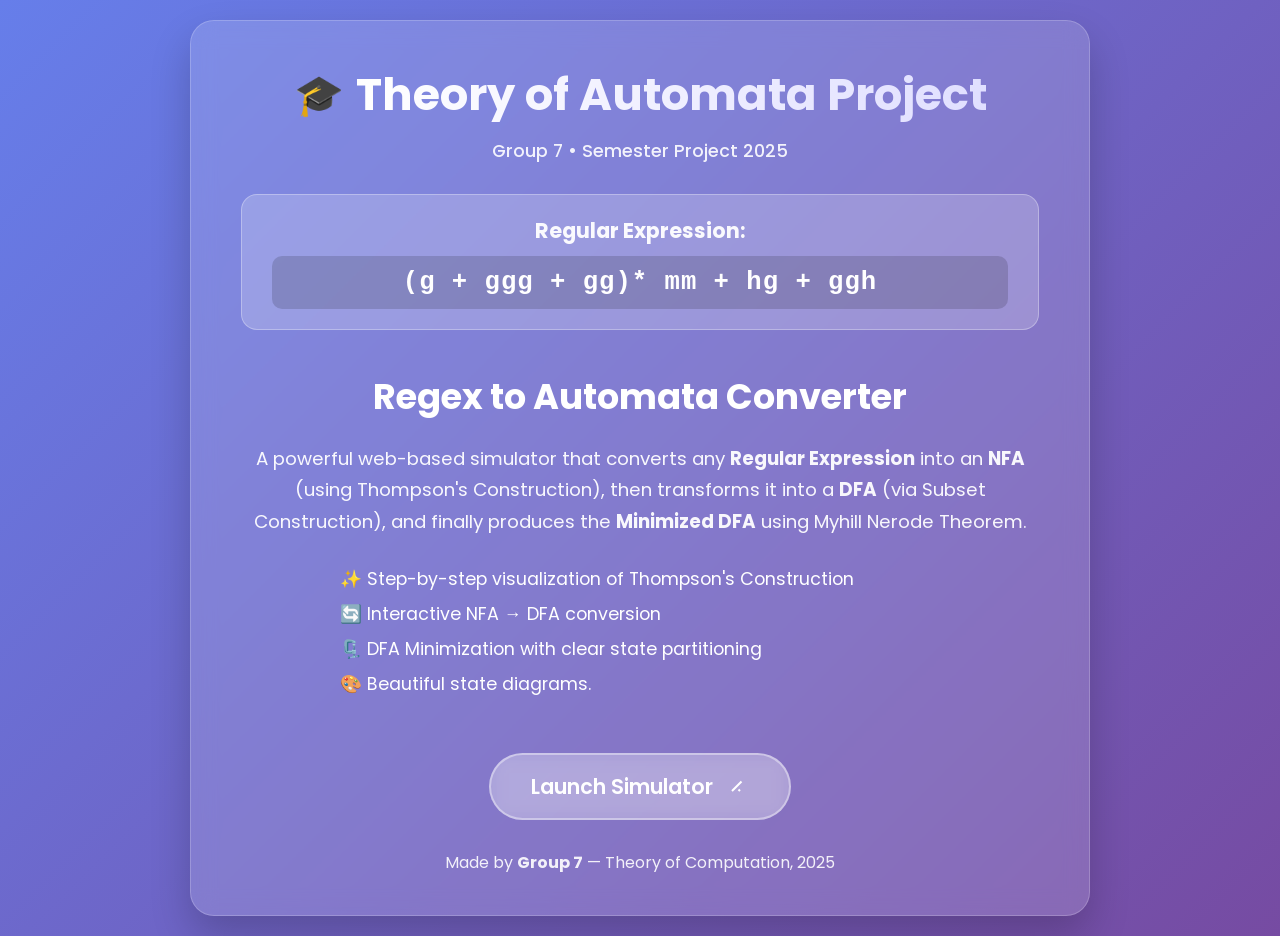
<file: index.html>
<!DOCTYPE html>
<html lang="en">
  <head>
    <meta charset="UTF-8" />
    <meta name="viewport" content="width=device-width, initial-scale=1.0" />
    <title>Regex → NFA → DFA → Minimized DFA Simulator</title>
    <link rel="stylesheet" href="index.css" />
    <link
      href="https://fonts.googleapis.com/css2?family=Poppins:wght@400;500;600;700&display=swap"
      rel="stylesheet"
    />
  </head>
  <body>
    <div class="container">
      <header class="header">
        <div class="logo">
          <span class="grad-cap">🎓</span>
          <h1>Theory of Automata Project</h1>
        </div>
        <p class="subtitle">Group 7 • Semester Project 2025</p>
      </header>

      <main class="content">
        <div class="regex-card">
          <h2>Regular Expression:</h2>
          <p class="regex-display">(g + ggg + gg)* mm + hg + ggh</p>
        </div>

        <div class="description">
          <h2>Regex to Automata Converter</h2>
          <p>
            A powerful web-based simulator that converts any
            <strong>Regular Expression</strong> into an
            <strong>NFA</strong> (using Thompson's Construction), then
            transforms it into a <strong>DFA</strong> (via Subset Construction),
            and finally produces the <strong>Minimized DFA</strong> using Myhill
            Nerode Theorem.
          </p>
          <ul class="features">
            <li>✨ Step-by-step visualization of Thompson's Construction</li>
            <li>🔄 Interactive NFA → DFA conversion</li>
            <li>🗜️ DFA Minimization with clear state partitioning</li>
            <li>🎨 Beautiful state diagrams.</li>
          </ul>
        </div>

        <a href="AutomataConverter.html" class="cta-button">
          <span>Launch Simulator</span>
          <svg
            width="24"
            height="24"
            viewBox="0 0 24 24"
            fill="none"
            stroke="currentColor"
            stroke-width="2"
          >
            <path d="M7 17l9.5-9.5M15 17l-1.5-1.5" />
          </svg>
        </a>

        <div class="team">
          <p>Made by <strong>Group 7</strong> — Theory of Computation, 2025</p>
        </div>
      </main>
    </div>

    <script src="script.js"></script>
  </body>
</html>
</file>
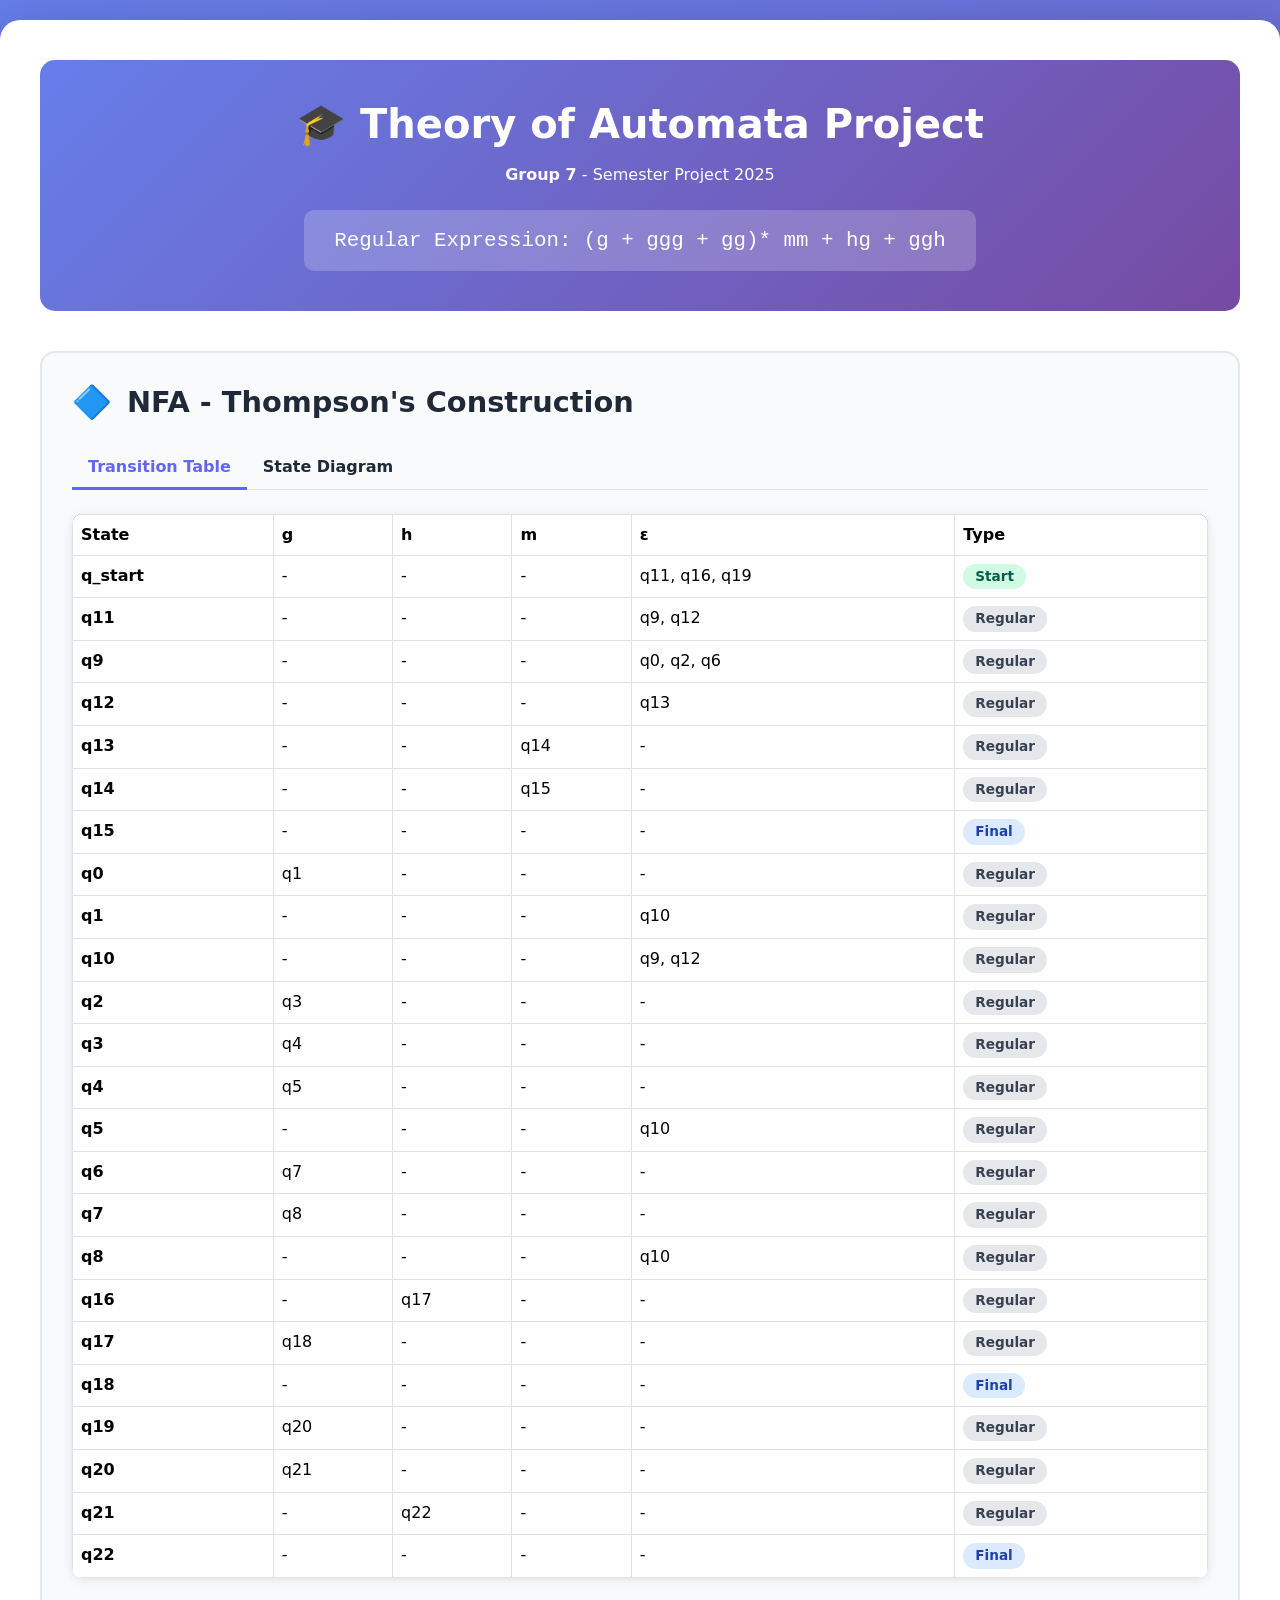
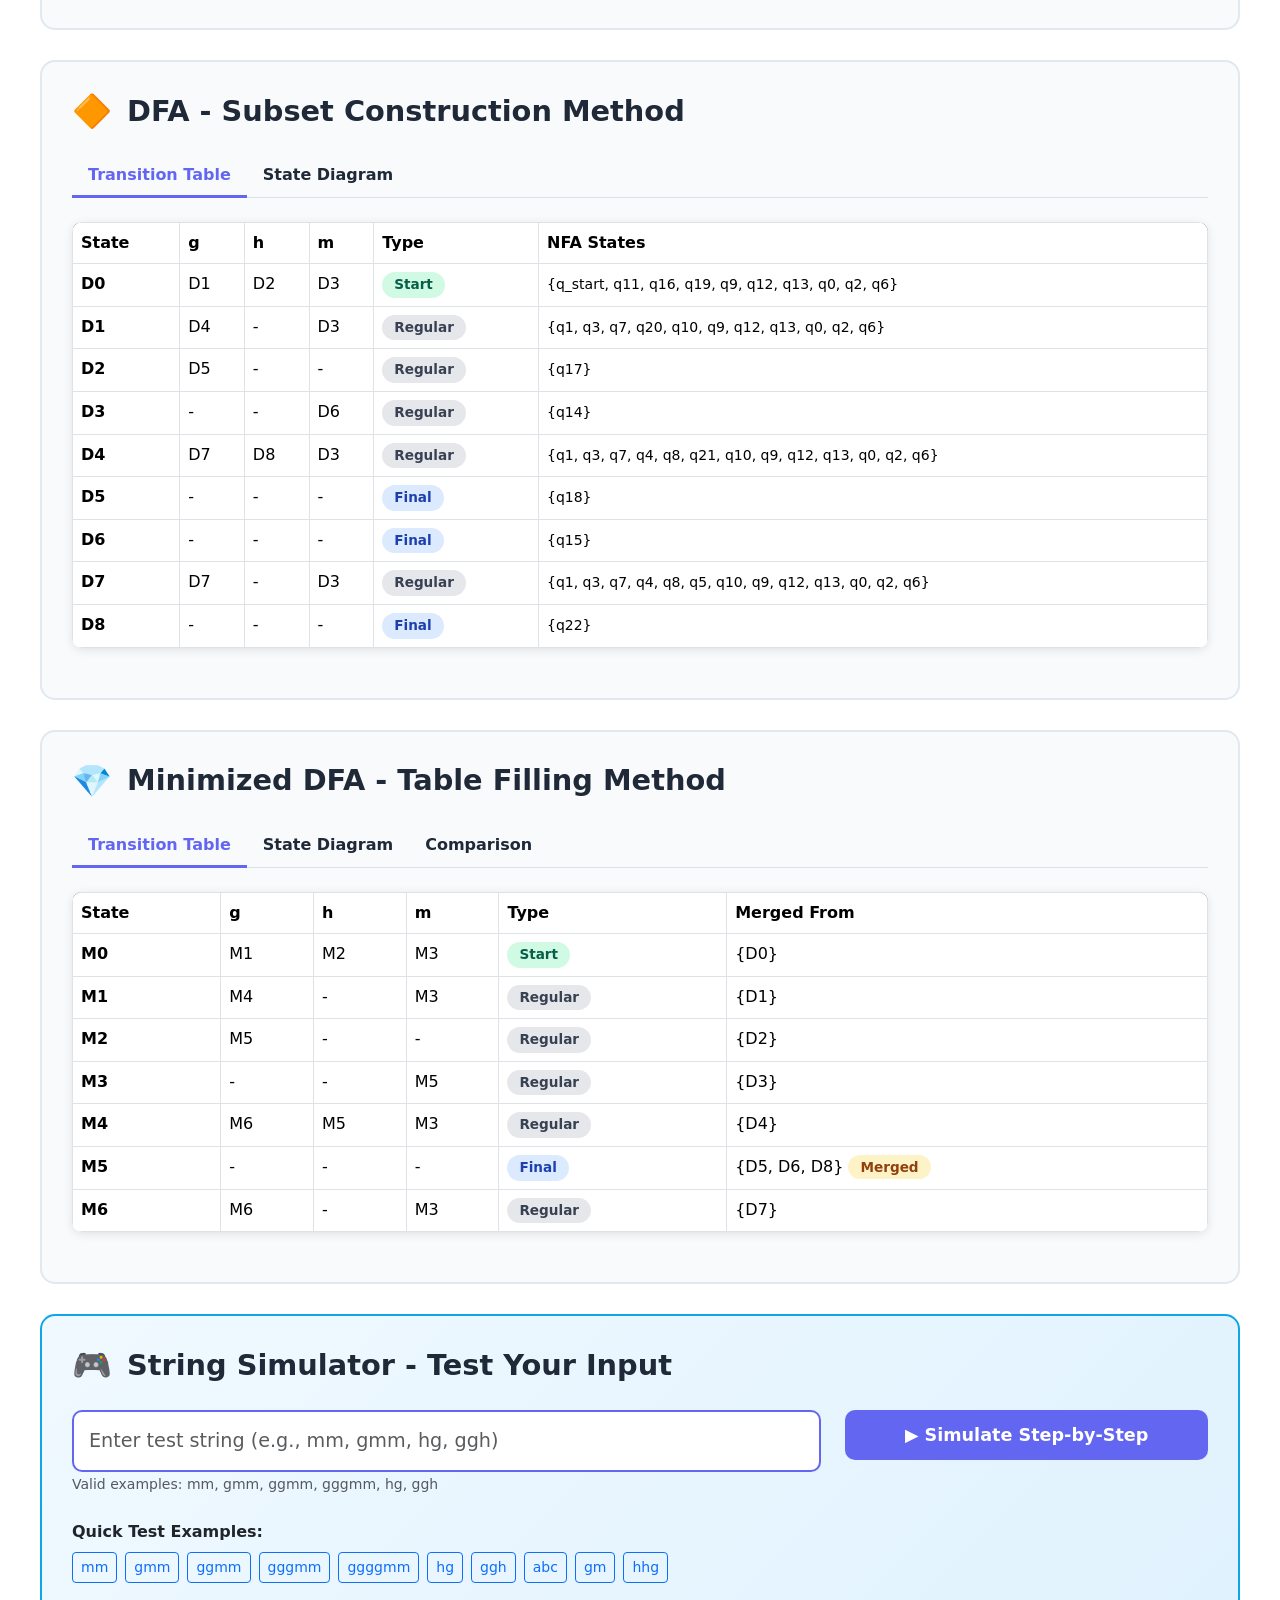
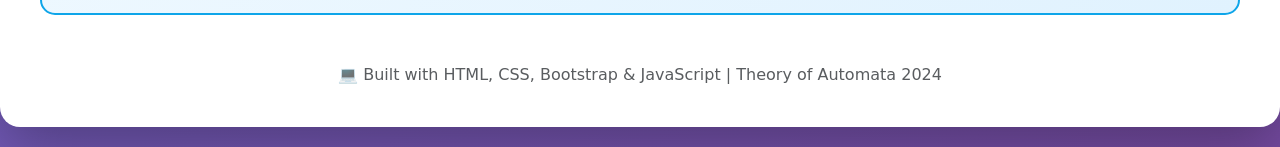
<file: AutomataConverter.html>
<!DOCTYPE html>
<html lang="en">
  <head>
    <meta charset="UTF-8" />
    <meta name="viewport" content="width=device-width, initial-scale=1.0" />
    <title>Automata Converter - Group 7</title>
    <link
      href="https://cdn.jsdelivr.net/npm/bootstrap@5.3.0/dist/css/bootstrap.min.css"
      rel="stylesheet"
    />
    <style>
      :root {
        --primary: #6366f1;
        --success: #10b981;
        --danger: #ef4444;
        --warning: #f59e0b;
        --dark: #1f2937;
      }

      body {
        background: linear-gradient(135deg, #667eea 0%, #764ba2 100%);
        min-height: 100vh;
        padding: 20px 0;
      }

      .container-main {
        background: white;
        border-radius: 20px;
        box-shadow: 0 20px 60px rgba(0, 0, 0, 0.3);
        padding: 40px;
        max-width: 1400px;
        margin: 0 auto;
      }

      .header {
        background: linear-gradient(135deg, #667eea 0%, #764ba2 100%);
        color: white;
        padding: 40px;
        border-radius: 15px;
        text-align: center;
        margin-bottom: 40px;
      }

      .header h1 {
        font-size: 2.5rem;
        font-weight: 700;
        margin-bottom: 15px;
      }

      .regex-display {
        background: rgba(255, 255, 255, 0.2);
        padding: 15px 30px;
        border-radius: 10px;
        font-size: 1.3rem;
        font-family: "Courier New", monospace;
        display: inline-block;
        margin-top: 15px;
      }

      .section {
        background: #f8fafc;
        border-radius: 15px;
        padding: 30px;
        margin-bottom: 30px;
        border: 2px solid #e2e8f0;
      }

      .section-title {
        color: var(--dark);
        font-size: 1.8rem;
        font-weight: 700;
        margin-bottom: 25px;
        display: flex;
        align-items: center;
        gap: 15px;
      }

      .section-icon {
        font-size: 2rem;
      }

      .state-diagram {
        background: white;
        border: 2px solid #e2e8f0;
        border-radius: 10px;
        padding: 30px;
        margin: 20px 0;
        min-height: 400px;
      }

      .state {
        position: absolute;
        width: 60px;
        height: 60px;
        border-radius: 50%;
        background: white;
        border: 3px solid var(--primary);
        display: flex;
        align-items: center;
        justify-content: center;
        font-weight: bold;
        color: var(--dark);
        cursor: pointer;
        transition: all 0.3s;
      }

      .state:hover {
        transform: scale(1.1);
        box-shadow: 0 5px 15px rgba(0, 0, 0, 0.2);
      }

      .state.start {
        border-color: var(--success);
        background: #d1fae5;
      }

      .state.final {
        border: 3px double var(--primary);
        box-shadow: 0 0 0 3px white, 0 0 0 6px var(--primary);
      }

      .state.current {
        background: var(--warning);
        border-color: var(--warning);
        animation: pulse 1s infinite;
      }

      @keyframes pulse {
        0%,
        100% {
          transform: scale(1);
        }
        50% {
          transform: scale(1.1);
        }
      }

      .transition {
        position: absolute;
        height: 2px;
        background: var(--primary);
        transform-origin: left center;
      }

      .transition-label {
        position: absolute;
        background: white;
        padding: 2px 8px;
        border-radius: 5px;
        font-size: 14px;
        font-weight: bold;
        color: var(--primary);
        border: 1px solid var(--primary);
      }

      .table-container {
        background: white;
        border-radius: 10px;
        overflow: hidden;
        box-shadow: 0 2px 10px rgba(0, 0, 0, 0.1);
        margin: 20px 0;
      }

      .table {
        margin: 0;
      }

      .table thead {
        background: var(--dark);
        color: white;
      }

      .table tbody tr:hover {
        background: #f1f5f9;
      }

      .badge-state {
        padding: 6px 12px;
        border-radius: 20px;
        font-weight: 600;
        font-size: 0.85rem;
      }

      .badge-start {
        background: #d1fae5;
        color: #065f46;
      }

      .badge-final {
        background: #dbeafe;
        color: #1e40af;
      }

      .badge-regular {
        background: #e5e7eb;
        color: #374151;
      }

      .simulator {
        background: linear-gradient(135deg, #f0f9ff 0%, #e0f2fe 100%);
        padding: 30px;
        border-radius: 15px;
        border: 2px solid #0ea5e9;
      }

      .test-input {
        font-size: 1.2rem;
        padding: 15px;
        border: 2px solid var(--primary);
        border-radius: 10px;
      }

      .btn-test {
        padding: 12px 40px;
        font-size: 1.1rem;
        font-weight: 600;
        border-radius: 10px;
        background: var(--primary);
        border: none;
        transition: all 0.3s;
      }

      .btn-test:hover {
        transform: translateY(-2px);
        box-shadow: 0 5px 20px rgba(99, 102, 241, 0.4);
      }

      .step {
        background: white;
        padding: 20px;
        margin: 15px 0;
        border-radius: 10px;
        border-left: 5px solid var(--primary);
        animation: slideIn 0.3s ease;
      }

      @keyframes slideIn {
        from {
          opacity: 0;
          transform: translateX(-30px);
        }
        to {
          opacity: 1;
          transform: translateX(0);
        }
      }

      .result-box {
        padding: 30px;
        border-radius: 15px;
        text-align: center;
        font-size: 1.5rem;
        font-weight: 700;
        margin-top: 30px;
      }

      .result-accepted {
        background: #d1fae5;
        color: #065f46;
        border: 3px solid #10b981;
      }

      .result-rejected {
        background: #fee2e2;
        color: #991b1b;
        border: 3px solid #ef4444;
      }

      .comparison-card {
        background: white;
        padding: 25px;
        border-radius: 10px;
        box-shadow: 0 2px 10px rgba(0, 0, 0, 0.1);
      }

      .nav-tabs .nav-link {
        color: var(--dark);
        font-weight: 600;
        border: none;
        border-bottom: 3px solid transparent;
      }

      .nav-tabs .nav-link.active {
        color: var(--primary);
        border-bottom: 3px solid var(--primary);
        background: transparent;
      }

      .svg-diagram {
        width: 100%;
        height: 500px;
      }

      svg text {
        font-family: Arial, sans-serif;
        font-weight: bold;
      }

      .arrow {
        stroke: var(--primary);
        stroke-width: 2;
        fill: none;
        marker-end: url(#arrowhead);
      }

      .merged-badge {
        background: #fef3c7;
        color: #92400e;
        padding: 4px 12px;
        border-radius: 15px;
        font-size: 0.85rem;
        font-weight: 600;
      }
    </style>
  </head>
  <body>
    <div class="container-main">
      <!-- Header -->
      <div class="header">
        <h1>🎓 Theory of Automata Project</h1>
        <p class="mb-2"><strong>Group 7</strong> - Semester Project 2025</p>
        <div class="regex-display">
          Regular Expression: (g + ggg + gg)* mm + hg + ggh
        </div>
      </div>

      <!-- NFA Section -->
      <div class="section">
        <h2 class="section-title">
          <span class="section-icon">🔷</span>
          NFA - Thompson's Construction
        </h2>

        <ul class="nav nav-tabs mb-4" role="tablist">
          <li class="nav-item">
            <button
              class="nav-link active"
              data-bs-toggle="tab"
              data-bs-target="#nfa-table"
            >
              Transition Table
            </button>
          </li>
          <li class="nav-item">
            <button
              class="nav-link"
              data-bs-toggle="tab"
              data-bs-target="#nfa-diagram"
            >
              State Diagram
            </button>
          </li>
        </ul>

        <div class="tab-content">
          <div class="tab-pane fade show active" id="nfa-table">
            <div class="table-container">
              <table class="table table-bordered" id="nfaTable"></table>
            </div>
          </div>
          <div class="tab-pane fade" id="nfa-diagram">
            <svg class="svg-diagram" id="nfaDiagram"></svg>
          </div>
        </div>
      </div>

      <!-- DFA Section -->
      <div class="section">
        <h2 class="section-title">
          <span class="section-icon">🔶</span>
          DFA - Subset Construction Method
        </h2>

        <ul class="nav nav-tabs mb-4" role="tablist">
          <li class="nav-item">
            <button
              class="nav-link active"
              data-bs-toggle="tab"
              data-bs-target="#dfa-table"
            >
              Transition Table
            </button>
          </li>
          <li class="nav-item">
            <button
              class="nav-link"
              data-bs-toggle="tab"
              data-bs-target="#dfa-diagram"
            >
              State Diagram
            </button>
          </li>
        </ul>

        <div class="tab-content">
          <div class="tab-pane fade show active" id="dfa-table">
            <div class="table-container">
              <table class="table table-bordered" id="dfaTable"></table>
            </div>
          </div>
          <div class="tab-pane fade" id="dfa-diagram">
            <svg class="svg-diagram" id="dfaDiagram"></svg>
          </div>
        </div>
      </div>

      <!-- Minimized DFA Section -->
      <div class="section">
        <h2 class="section-title">
          <span class="section-icon">💎</span>
          Minimized DFA - Table Filling Method
        </h2>

        <ul class="nav nav-tabs mb-4" role="tablist">
          <li class="nav-item">
            <button
              class="nav-link active"
              data-bs-toggle="tab"
              data-bs-target="#mindfa-table"
            >
              Transition Table
            </button>
          </li>
          <li class="nav-item">
            <button
              class="nav-link"
              data-bs-toggle="tab"
              data-bs-target="#mindfa-diagram"
            >
              State Diagram
            </button>
          </li>
          <li class="nav-item">
            <button
              class="nav-link"
              data-bs-toggle="tab"
              data-bs-target="#comparison"
            >
              Comparison
            </button>
          </li>
        </ul>

        <div class="tab-content">
          <div class="tab-pane fade show active" id="mindfa-table">
            <div class="table-container">
              <table class="table table-bordered" id="minDfaTable"></table>
            </div>
          </div>
          <div class="tab-pane fade" id="mindfa-diagram">
            <svg class="svg-diagram" id="minDfaDiagram"></svg>
          </div>
          <div class="tab-pane fade" id="comparison">
            <div class="comparison-card" id="comparisonContent"></div>
          </div>
        </div>
      </div>

      <!-- String Simulator -->
      <div class="section simulator">
        <h2 class="section-title">
          <span class="section-icon">🎮</span>
          String Simulator - Test Your Input
        </h2>

        <div class="row mb-4">
          <div class="col-md-8">
            <input
              type="text"
              class="form-control test-input"
              id="testString"
              placeholder="Enter test string (e.g., mm, gmm, hg, ggh)"
            />
            <small class="text-muted"
              >Valid examples: mm, gmm, ggmm, gggmm, hg, ggh</small
            >
          </div>
          <div class="col-md-4">
            <button
              class="btn btn-primary btn-test w-100"
              onclick="simulateString()"
            >
              ▶️ Simulate Step-by-Step
            </button>
          </div>
        </div>

        <div id="simulationSteps"></div>
        <div id="simulationResult"></div>
      </div>

      <!-- Footer -->
      <div class="text-center mt-5 text-muted">
        <p class="mb-0">
          💻 Built with HTML, CSS, Bootstrap & JavaScript | Theory of Automata
          2024
        </p>
      </div>
    </div>

    <script src="https://cdn.jsdelivr.net/npm/bootstrap@5.3.0/dist/js/bootstrap.bundle.min.js"></script>
    <script>
      // ==========================================
      // HARDCODED DATA STRUCTURES
      // ==========================================

      // NFA States (Thompson's Construction for (g + ggg + gg)* mm + hg + ggh)
      const NFA = {
        states: [
          // Part A: (g + ggg + gg)* mm
          "q_start",
          "q11",
          "q9",
          "q12",
          "q13",
          "q14",
          "q15",
          // g path
          "q0",
          "q1",
          "q10",
          // ggg path
          "q2",
          "q3",
          "q4",
          "q5",
          // gg path
          "q6",
          "q7",
          "q8",
          // Part B: hg
          "q16",
          "q17",
          "q18",
          // Part C: ggh
          "q19",
          "q20",
          "q21",
          "q22",
        ],
        startState: "q_start",
        finalStates: ["q15", "q18", "q22"],
        alphabet: ["g", "h", "m"],
        transitions: {
          q_start: { ε: ["q11", "q16", "q19"] },
          q11: { ε: ["q9", "q12"] },
          q9: { ε: ["q0", "q2", "q6"] },
          q0: { g: ["q1"] },
          q1: { ε: ["q10"] },
          q2: { g: ["q3"] },
          q3: { g: ["q4"] },
          q4: { g: ["q5"] },
          q5: { ε: ["q10"] },
          q6: { g: ["q7"] },
          q7: { g: ["q8"] },
          q8: { ε: ["q10"] },
          q10: { ε: ["q9", "q12"] },
          q12: { ε: ["q13"] },
          q13: { m: ["q14"] },
          q14: { m: ["q15"] },
          q16: { h: ["q17"] },
          q17: { g: ["q18"] },
          q19: { g: ["q20"] },
          q20: { g: ["q21"] },
          q21: { h: ["q22"] },
        },
      };

      // DFA States (after Subset Construction)
      const DFA = {
        states: ["D0", "D1", "D2", "D3", "D4", "D5", "D6", "D7", "D8"],
        startState: "D0",
        finalStates: ["D5", "D6", "D8"],
        alphabet: ["g", "h", "m"],
        transitions: {
          D0: { g: "D1", h: "D2", m: "D3" },
          D1: { g: "D4", m: "D3" },
          D2: { g: "D5" },
          D3: { m: "D6" },
          D4: { g: "D7", h: "D8", m: "D3" },
          D5: {},
          D6: {},
          D7: { g: "D7", m: "D3" },
          D8: {},
        },
        stateComposition: {
          D0: [
            "q_start",
            "q11",
            "q16",
            "q19",
            "q9",
            "q12",
            "q13",
            "q0",
            "q2",
            "q6",
          ],
          D1: [
            "q1",
            "q3",
            "q7",
            "q20",
            "q10",
            "q9",
            "q12",
            "q13",
            "q0",
            "q2",
            "q6",
          ],
          D2: ["q17"],
          D3: ["q14"],
          D4: [
            "q1",
            "q3",
            "q7",
            "q4",
            "q8",
            "q21",
            "q10",
            "q9",
            "q12",
            "q13",
            "q0",
            "q2",
            "q6",
          ],
          D5: ["q18"],
          D6: ["q15"],
          D7: [
            "q1",
            "q3",
            "q7",
            "q4",
            "q8",
            "q5",
            "q10",
            "q9",
            "q12",
            "q13",
            "q0",
            "q2",
            "q6",
          ],
          D8: ["q22"],
        },
      };

      // Minimized DFA (after Table Filling Method)
      const MIN_DFA = {
        states: ["M0", "M1", "M2", "M3", "M4", "M5", "M6"],
        startState: "M0",
        finalStates: ["M5"],
        alphabet: ["g", "h", "m"],
        transitions: {
          M0: { g: "M1", h: "M2", m: "M3" },
          M1: { g: "M4", m: "M3" },
          M2: { g: "M5" },
          M3: { m: "M5" },
          M4: { g: "M6", h: "M5", m: "M3" },
          M5: {},
          M6: { g: "M6", m: "M3" },
        },
        mergedStates: {
          M0: ["D0"],
          M1: ["D1"],
          M2: ["D2"],
          M3: ["D3"],
          M4: ["D4"],
          M5: ["D5", "D6", "D8"],
          M6: ["D7"],
        },
      };

      // ==========================================
      // TABLE GENERATION FUNCTIONS
      // ==========================================

      function generateNFATable() {
        const table = document.getElementById("nfaTable");
        let html = "<thead><tr><th>State</th>";

        const symbols = [...NFA.alphabet, "ε"];
        symbols.forEach((symbol) => {
          html += `<th>${symbol}</th>`;
        });
        html += "<th>Type</th></tr></thead><tbody>";

        NFA.states.forEach((state) => {
          html += `<tr><td><strong>${state}</strong></td>`;

          symbols.forEach((symbol) => {
            const trans =
              NFA.transitions[state] && NFA.transitions[state][symbol];
            html += `<td>${trans ? trans.join(", ") : "-"}</td>`;
          });

          let type = "";
          if (state === NFA.startState)
            type += '<span class="badge badge-state badge-start">Start</span> ';
          if (NFA.finalStates.includes(state))
            type += '<span class="badge badge-state badge-final">Final</span>';
          if (!type)
            type =
              '<span class="badge badge-state badge-regular">Regular</span>';

          html += `<td>${type}</td></tr>`;
        });

        html += "</tbody>";
        table.innerHTML = html;
      }

      function generateDFATable() {
        const table = document.getElementById("dfaTable");
        let html = "<thead><tr><th>State</th>";

        DFA.alphabet.forEach((symbol) => {
          html += `<th>${symbol}</th>`;
        });
        html += "<th>Type</th><th>NFA States</th></tr></thead><tbody>";

        DFA.states.forEach((state) => {
          html += `<tr><td><strong>${state}</strong></td>`;

          DFA.alphabet.forEach((symbol) => {
            const trans = DFA.transitions[state][symbol];
            html += `<td>${trans || "-"}</td>`;
          });

          let type = "";
          if (state === DFA.startState)
            type += '<span class="badge badge-state badge-start">Start</span> ';
          if (DFA.finalStates.includes(state))
            type += '<span class="badge badge-state badge-final">Final</span>';
          if (!type)
            type =
              '<span class="badge badge-state badge-regular">Regular</span>';

          const nfaStates = DFA.stateComposition[state].join(", ");
          html += `<td>${type}</td><td><small>{${nfaStates}}</small></td></tr>`;
        });

        html += "</tbody>";
        table.innerHTML = html;
      }

      function generateMinDFATable() {
        const table = document.getElementById("minDfaTable");
        let html = "<thead><tr><th>State</th>";

        MIN_DFA.alphabet.forEach((symbol) => {
          html += `<th>${symbol}</th>`;
        });
        html += "<th>Type</th><th>Merged From</th></tr></thead><tbody>";

        MIN_DFA.states.forEach((state) => {
          html += `<tr><td><strong>${state}</strong></td>`;

          MIN_DFA.alphabet.forEach((symbol) => {
            const trans = MIN_DFA.transitions[state][symbol];
            html += `<td>${trans || "-"}</td>`;
          });

          let type = "";
          if (state === MIN_DFA.startState)
            type += '<span class="badge badge-state badge-start">Start</span> ';
          if (MIN_DFA.finalStates.includes(state))
            type += '<span class="badge badge-state badge-final">Final</span>';
          if (!type)
            type =
              '<span class="badge badge-state badge-regular">Regular</span>';

          const merged = MIN_DFA.mergedStates[state].join(", ");
          const mergedBadge =
            MIN_DFA.mergedStates[state].length > 1
              ? ' <span class="merged-badge">Merged</span>'
              : "";

          html += `<td>${type}</td><td>{${merged}}${mergedBadge}</td></tr>`;
        });

        html += "</tbody>";
        table.innerHTML = html;
      }

      function generateComparison() {
        const container = document.getElementById("comparisonContent");
        let html = '<h4 class="mb-4">📊 DFA Minimization Analysis</h4>';

        html += '<div class="row mb-4">';
        html += '<div class="col-md-6">';
        html += '<div class="card"><div class="card-body">';
        html += '<h5 class="card-title">Original DFA</h5>';
        html += `<p class="fs-3 fw-bold text-primary">${DFA.states.length} states</p>`;
        html += `<p class="mb-1"><strong>States:</strong> ${DFA.states.join(
          ", "
        )}</p>`;
        html += `<p><strong>Final States:</strong> ${DFA.finalStates.join(
          ", "
        )}</p>`;
        html += "</div></div></div>";

        html += '<div class="col-md-6">';
        html += '<div class="card"><div class="card-body">';
        html += '<h5 class="card-title">Minimized DFA</h5>';
        html += `<p class="fs-3 fw-bold text-success">${MIN_DFA.states.length} states</p>`;
        html += `<p class="mb-1"><strong>States:</strong> ${MIN_DFA.states.join(
          ", "
        )}</p>`;
        html += `<p><strong>Final States:</strong> ${MIN_DFA.finalStates.join(
          ", "
        )}</p>`;
        html += "</div></div></div>";
        html += "</div>";

        const reduction = (
          ((DFA.states.length - MIN_DFA.states.length) / DFA.states.length) *
          100
        ).toFixed(1);
        html += `<div class="alert alert-success"><strong>✅ Reduction:</strong> ${
          DFA.states.length - MIN_DFA.states.length
        } states removed (${reduction}% reduction)</div>`;

        html +=
          '<h5 class="mt-4 mb-3">🔗 Equivalence Classes (Merged States)</h5>';
        html +=
          '<table class="table table-bordered"><thead><tr><th>Minimized State</th><th>Original DFA States</th><th>Status</th></tr></thead><tbody>';

        MIN_DFA.states.forEach((state) => {
          const merged = MIN_DFA.mergedStates[state];
          html += `<tr><td><strong>${state}</strong></td><td>${merged.join(
            ", "
          )}</td>`;
          html += `<td>${
            merged.length > 1
              ? '<span class="merged-badge">✨ Merged</span>'
              : '<span class="badge badge-regular">Not Merged</span>'
          }</td></tr>`;
        });

        html += "</tbody></table>";

        container.innerHTML = html;
      }

      // ==========================================
      // SVG DIAGRAM GENERATION
      // ==========================================

      function drawDiagram(automaton, svgId, type) {
        const svg = document.getElementById(svgId);
        svg.innerHTML = "";

        // Define arrow marker
        const defs = document.createElementNS(
          "http://www.w3.org/2000/svg",
          "defs"
        );
        const marker = document.createElementNS(
          "http://www.w3.org/2000/svg",
          "marker"
        );
        marker.setAttribute("id", "arrowhead");
        marker.setAttribute("markerWidth", "10");
        marker.setAttribute("markerHeight", "10");
        marker.setAttribute("refX", "9");
        marker.setAttribute("refY", "3");
        marker.setAttribute("orient", "auto");
        const polygon = document.createElementNS(
          "http://www.w3.org/2000/svg",
          "polygon"
        );
        polygon.setAttribute("points", "0 0, 10 3, 0 6");
        polygon.setAttribute("fill", "#6366f1");
        marker.appendChild(polygon);
        defs.appendChild(marker);
        svg.appendChild(defs);

        // Calculate positions based on automaton type
        let positions = {};
        if (type === "nfa") {
          positions = calculateNFAPositions();
        } else if (type === "dfa") {
          positions = calculateDFAPositions();
        } else if (type === "mindfa") {
          positions = calculateMinDFAPositions();
        }

        // Draw transitions
        Object.keys(automaton.transitions).forEach((state) => {
          Object.keys(automaton.transitions[state]).forEach((symbol) => {
            const targets = Array.isArray(automaton.transitions[state][symbol])
              ? automaton.transitions[state][symbol]
              : [automaton.transitions[state][symbol]];

            targets.forEach((target) => {
              if (target && positions[state] && positions[target]) {
                drawTransition(
                  svg,
                  positions[state],
                  positions[target],
                  symbol,
                  state === target
                );
              }
            });
          });
        });

        // Draw states
        Object.keys(positions).forEach((state) => {
          const pos = positions[state];
          const isStart = state === automaton.startState;
          const isFinal = automaton.finalStates.includes(state);
          drawState(svg, pos.x, pos.y, state, isStart, isFinal);
        });

        // Draw start arrow
        if (positions[automaton.startState]) {
          const startPos = positions[automaton.startState];
          drawStartArrow(
            svg,
            startPos.x - 50,
            startPos.y,
            startPos.x - 30,
            startPos.y
          );
        }
      }

      function calculateDFAPositions() {
        return {
          D0: { x: 100, y: 250 },
          D1: { x: 250, y: 150 },
          D2: { x: 250, y: 350 },
          D3: { x: 400, y: 250 },
          D4: { x: 400, y: 100 },
          D5: { x: 550, y: 350 },
          D6: { x: 550, y: 250 },
          D7: { x: 550, y: 100 },
          D8: { x: 550, y: 50 },
        };
      }

      function calculateMinDFAPositions() {
        return {
          M0: { x: 100, y: 250 },
          M1: { x: 250, y: 150 },
          M2: { x: 250, y: 350 },
          M3: { x: 400, y: 250 },
          M4: { x: 400, y: 100 },
          M5: { x: 550, y: 250 },
          M6: { x: 550, y: 100 },
        };
      }

      function calculateNFAPositions() {
        // Simplified NFA positions for key states
        return {
          q_start: { x: 50, y: 250 },
          q11: { x: 150, y: 250 },
          q9: { x: 250, y: 250 },
          q0: { x: 350, y: 150 },
          q1: { x: 450, y: 150 },
          q2: { x: 350, y: 250 },
          q3: { x: 450, y: 250 },
          q4: { x: 550, y: 250 },
          q5: { x: 650, y: 250 },
          q6: { x: 350, y: 350 },
          q7: { x: 450, y: 350 },
          q8: { x: 550, y: 350 },
          q10: { x: 750, y: 250 },
          q12: { x: 850, y: 250 },
          q13: { x: 950, y: 250 },
          q14: { x: 1050, y: 250 },
          q15: { x: 1150, y: 250 },
          q16: { x: 150, y: 400 },
          q17: { x: 250, y: 400 },
          q18: { x: 350, y: 400 },
          q19: { x: 150, y: 100 },
          q20: { x: 250, y: 100 },
          q21: { x: 350, y: 100 },
          q22: { x: 450, y: 100 },
        };
      }

      function drawState(svg, x, y, label, isStart, isFinal) {
        const g = document.createElementNS("http://www.w3.org/2000/svg", "g");

        // Outer circle
        const circle = document.createElementNS(
          "http://www.w3.org/2000/svg",
          "circle"
        );
        circle.setAttribute("cx", x);
        circle.setAttribute("cy", y);
        circle.setAttribute("r", 25);
        circle.setAttribute("fill", isStart ? "#d1fae5" : "white");
        circle.setAttribute("stroke", "#6366f1");
        circle.setAttribute("stroke-width", "3");
        g.appendChild(circle);

        // Inner circle for final states
        if (isFinal) {
          const innerCircle = document.createElementNS(
            "http://www.w3.org/2000/svg",
            "circle"
          );
          innerCircle.setAttribute("cx", x);
          innerCircle.setAttribute("cy", y);
          innerCircle.setAttribute("r", 20);
          innerCircle.setAttribute("fill", "none");
          innerCircle.setAttribute("stroke", "#6366f1");
          innerCircle.setAttribute("stroke-width", "2");
          g.appendChild(innerCircle);
        }

        // Label
        const text = document.createElementNS(
          "http://www.w3.org/2000/svg",
          "text"
        );
        text.setAttribute("x", x);
        text.setAttribute("y", y + 5);
        text.setAttribute("text-anchor", "middle");
        text.setAttribute("fill", "#1f2937");
        text.setAttribute("font-weight", "bold");
        text.setAttribute("font-size", "14");
        text.textContent = label;
        g.appendChild(text);

        svg.appendChild(g);
      }

      function drawTransition(svg, from, to, label, isSelfLoop) {
        if (isSelfLoop) {
          // Draw self-loop
          const path = document.createElementNS(
            "http://www.w3.org/2000/svg",
            "path"
          );
          const d = `M ${from.x},${from.y - 25} Q ${from.x + 40},${
            from.y - 60
          } ${from.x},${from.y - 25}`;
          path.setAttribute("d", d);
          path.setAttribute("stroke", "#6366f1");
          path.setAttribute("stroke-width", "2");
          path.setAttribute("fill", "none");
          path.setAttribute("marker-end", "url(#arrowhead)");
          svg.appendChild(path);

          // Label
          const text = document.createElementNS(
            "http://www.w3.org/2000/svg",
            "text"
          );
          text.setAttribute("x", from.x + 20);
          text.setAttribute("y", from.y - 45);
          text.setAttribute("text-anchor", "middle");
          text.setAttribute("fill", "#6366f1");
          text.setAttribute("font-weight", "bold");
          text.setAttribute("font-size", "12");
          text.textContent = label;
          svg.appendChild(text);
        } else {
          // Calculate line endpoints
          const angle = Math.atan2(to.y - from.y, to.x - from.x);
          const startX = from.x + 25 * Math.cos(angle);
          const startY = from.y + 25 * Math.sin(angle);
          const endX = to.x - 30 * Math.cos(angle);
          const endY = to.y - 30 * Math.sin(angle);

          // Draw line
          const line = document.createElementNS(
            "http://www.w3.org/2000/svg",
            "line"
          );
          line.setAttribute("x1", startX);
          line.setAttribute("y1", startY);
          line.setAttribute("x2", endX);
          line.setAttribute("y2", endY);
          line.setAttribute("stroke", "#6366f1");
          line.setAttribute("stroke-width", "2");
          line.setAttribute("marker-end", "url(#arrowhead)");
          svg.appendChild(line);

          // Label
          const midX = (startX + endX) / 2;
          const midY = (startY + endY) / 2;
          const text = document.createElementNS(
            "http://www.w3.org/2000/svg",
            "text"
          );
          text.setAttribute("x", midX);
          text.setAttribute("y", midY - 5);
          text.setAttribute("text-anchor", "middle");
          text.setAttribute("fill", "#6366f1");
          text.setAttribute("font-weight", "bold");
          text.setAttribute("font-size", "12");
          text.textContent = label;
          svg.appendChild(text);
        }
      }

      function drawStartArrow(svg, x1, y1, x2, y2) {
        const line = document.createElementNS(
          "http://www.w3.org/2000/svg",
          "line"
        );
        line.setAttribute("x1", x1);
        line.setAttribute("y1", y1);
        line.setAttribute("x2", x2);
        line.setAttribute("y2", y2);
        line.setAttribute("stroke", "#10b981");
        line.setAttribute("stroke-width", "3");
        line.setAttribute("marker-end", "url(#arrowhead)");
        svg.appendChild(line);

        const text = document.createElementNS(
          "http://www.w3.org/2000/svg",
          "text"
        );
        text.setAttribute("x", x1 - 10);
        text.setAttribute("y", y1 - 10);
        text.setAttribute("text-anchor", "end");
        text.setAttribute("fill", "#10b981");
        text.setAttribute("font-weight", "bold");
        text.setAttribute("font-size", "12");
        text.textContent = "Start";
        svg.appendChild(text);
      }

      // ==========================================
      // STRING SIMULATOR
      // ==========================================

      function simulateString() {
        const testString = document.getElementById("testString").value.trim();
        const stepsContainer = document.getElementById("simulationSteps");
        const resultContainer = document.getElementById("simulationResult");

        stepsContainer.innerHTML = "";
        resultContainer.innerHTML = "";

        if (!testString) {
          resultContainer.innerHTML = `
                    <div class="alert alert-warning">
                        ⚠️ Please enter a test string!
                    </div>`;
          return;
        }

        let currentState = MIN_DFA.startState;
        let steps = [];

        // Initial step
        steps.push(`
                <div class="step">
                    <strong>🎬 Step 0:</strong> Starting at state 
                    <span class="badge badge-state badge-start">${currentState}</span>
                    <br><small>Input string: "${testString}"</small>
                </div>
            `);

        let accepted = true;
        let stepNumber = 1;

        // Process each character
        for (let i = 0; i < testString.length; i++) {
          const symbol = testString[i];

          // Check if symbol is in alphabet
          if (!MIN_DFA.alphabet.includes(symbol)) {
            accepted = false;
            steps.push(`
                        <div class="step">
                            <strong>❌ Step ${stepNumber}:</strong> Character '${symbol}' at position ${
              i + 1
            }
                            <br><span class="badge bg-danger">Invalid symbol!</span> Not in alphabet {${MIN_DFA.alphabet.join(
                              ", "
                            )}}
                        </div>
                    `);
            break;
          }

          const nextState = MIN_DFA.transitions[currentState][symbol];

          if (!nextState) {
            accepted = false;
            steps.push(`
                        <div class="step">
                            <strong>❌ Step ${stepNumber}:</strong> Read '${symbol}' from state 
                            <span class="badge badge-state">${currentState}</span>
                            <br><span class="badge bg-danger">No transition defined!</span>
                        </div>
                    `);
            break;
          }

          steps.push(`
                    <div class="step">
                        <strong>➡️ Step ${stepNumber}:</strong> Read '${symbol}' from state 
                        <span class="badge badge-state">${currentState}</span> → 
                        <span class="badge badge-state">${nextState}</span>
                        <br><small>Remaining: "${testString.substring(
                          i + 1
                        )}"</small>
                    </div>
                `);

          currentState = nextState;
          stepNumber++;
        }

        stepsContainer.innerHTML = steps.join("");

        // Final result
        if (accepted && MIN_DFA.finalStates.includes(currentState)) {
          resultContainer.innerHTML = `
                    <div class="result-box result-accepted">
                        ✅ STRING ACCEPTED
                        <div style="font-size: 1.2rem; margin-top: 10px;">
                            String "${testString}" is in the language!
                        </div>
                        <div style="font-size: 1rem; margin-top: 10px;">
                            Final state: <span class="badge badge-state badge-final">${currentState}</span> (Accepting State)
                        </div>
                    </div>
                `;
        } else {
          const reason = accepted
            ? `State ${currentState} is not a final state`
            : "Invalid transition encountered";

          resultContainer.innerHTML = `
                    <div class="result-box result-rejected">
                        ❌ STRING REJECTED
                        <div style="font-size: 1.2rem; margin-top: 10px;">
                            String "${testString}" is NOT in the language!
                        </div>
                        <div style="font-size: 1rem; margin-top: 10px;">
                            Reason: ${reason}
                        </div>
                    </div>
                `;
        }

        // Scroll to result
        resultContainer.scrollIntoView({
          behavior: "smooth",
          block: "nearest",
        });
      }

      // Allow Enter key to simulate
      document.addEventListener("DOMContentLoaded", function () {
        document
          .getElementById("testString")
          .addEventListener("keypress", function (e) {
            if (e.key === "Enter") {
              simulateString();
            }
          });
      });

      // ==========================================
      // INITIALIZATION
      // ==========================================

      function initialize() {
        console.log("🚀 Initializing Automata Converter...");

        // Generate all tables
        generateNFATable();
        generateDFATable();
        generateMinDFATable();
        generateComparison();

        // Draw all diagrams
        drawDiagram(NFA, "nfaDiagram", "nfa");
        drawDiagram(DFA, "dfaDiagram", "dfa");
        drawDiagram(MIN_DFA, "minDfaDiagram", "mindfa");

        console.log("✅ All automata generated successfully!");
      }

      // Run initialization when page loads
      window.addEventListener("load", function () {
        setTimeout(initialize, 100);
      });

      // Add example strings
      const exampleStrings = [
        "mm", // Valid: zero repetitions + mm
        "gmm", // Valid: one g + mm
        "ggmm", // Valid: gg + mm
        "gggmm", // Valid: ggg + mm
        "ggggmm", // Valid: g + ggg + mm
        "hg", // Valid: hg
        "ggh", // Valid: ggh
        "abc", // Invalid
        "gm", // Invalid: incomplete
        "hhg", // Invalid: wrong pattern
      ];

      // Add quick test buttons
      window.addEventListener("load", function () {
        const testInput = document.getElementById("testString");
        const simulatorSection = document.querySelector(".simulator");

        const quickTestDiv = document.createElement("div");
        quickTestDiv.className = "mt-3";
        quickTestDiv.innerHTML =
          '<p class="mb-2"><strong>Quick Test Examples:</strong></p>';

        const btnGroup = document.createElement("div");
        btnGroup.className = "d-flex flex-wrap gap-2";

        exampleStrings.forEach((str) => {
          const btn = document.createElement("button");
          btn.className = "btn btn-outline-primary btn-sm";
          btn.textContent = str;
          btn.onclick = function () {
            testInput.value = str;
            simulateString();
          };
          btnGroup.appendChild(btn);
        });

        quickTestDiv.appendChild(btnGroup);
        simulatorSection.querySelector(".row").after(quickTestDiv);
      });
    </script>
  </body>
</html>
</file>
<file: index.css>
/* Reset & Base */
* {
  margin: 0;
  padding: 0;
  box-sizing: border-box;
}

body {
  font-family: "Poppins", sans-serif;
  background: linear-gradient(135deg, #667eea 0%, #764ba2 100%);
  min-height: 100vh;
  color: white;
  display: flex;
  align-items: center;
  justify-content: center;
  padding: 20px;
}

.container {
  background: rgba(255, 255, 255, 0.15);
  backdrop-filter: blur(12px);
  border-radius: 24px;
  padding: 40px 50px;
  max-width: 900px;
  width: 100%;
  box-shadow: 0 20px 40px rgba(0, 0, 0, 0.2);
  border: 1px solid rgba(255, 255, 255, 0.2);
}

/* Header */
.header {
  text-align: center;
  margin-bottom: 30px;
}

.logo {
  display: flex;
  align-items: center;
  justify-content: center;
  gap: 12px;
  margin-bottom: 10px;
}

.grad-cap {
  font-size: 40px;
}

h1 {
  font-size: 2.8rem;
  font-weight: 700;
  background: linear-gradient(to right, #fff, #e0dfff);
  -webkit-background-clip: text;
  -webkit-text-fill-color: transparent;
}

.subtitle {
  font-size: 1.1rem;
  opacity: 0.9;
  font-weight: 500;
}

/* Regex Card */
.regex-card {
  background: rgba(255, 255, 255, 0.2);
  border-radius: 16px;
  padding: 20px 30px;
  text-align: center;
  margin: 30px 0;
  border: 1px solid rgba(255, 255, 255, 0.3);
}

.regex-card h2 {
  font-size: 1.3rem;
  margin-bottom: 10px;
  opacity: 0.95;
}

.regex-display {
  font-family: "Courier New", monospace;
  font-size: 1.6rem;
  font-weight: 600;
  letter-spacing: 1px;
  padding: 12px 0;
  background: rgba(0, 0, 0, 0.15);
  border-radius: 10px;
}

/* Description */
.description {
  text-align: center;
  margin: 40px 0;
}

.description h2 {
  font-size: 2.2rem;
  margin-bottom: 20px;
}

.description p {
  font-size: 1.15rem;
  line-height: 1.7;
  margin-bottom: 25px;
  opacity: 0.95;
}

.features {
  list-style: none;
  font-size: 1.1rem;
  line-height: 2;
  text-align: left;
  max-width: 600px;
  margin: 0 auto;
}

/* CTA Button */
.cta-button {
  display: block;
  width: fit-content;
  margin: 50px auto 30px;
  background: rgba(255, 255, 255, 0.25);
  color: white;
  padding: 16px 40px;
  font-size: 1.3rem;
  font-weight: 600;
  text-decoration: none;
  border-radius: 50px;
  border: 2px solid rgba(255, 255, 255, 0.4);
  backdrop-filter: blur(10px);
  transition: all 0.3s ease;
  display: flex;
  align-items: center;
  gap: 12px;
}

.cta-button:hover {
  background: white;
  color: #764ba2;
  transform: translateY(-4px);
  box-shadow: 0 15px 30px rgba(0, 0, 0, 0.2);
}

/* Team */
.team {
  text-align: center;
  font-size: 1rem;
  opacity: 0.9;
  margin-top: 20px;
}

/* Responsive */
@media (max-width: 600px) {
  h1 {
    font-size: 2.2rem;
  }
  .description h2 {
    font-size: 1.8rem;
  }
  .regex-display {
    font-size: 1.3rem;
  }
  .container {
    padding: 30px 25px;
  }
}
</file>
